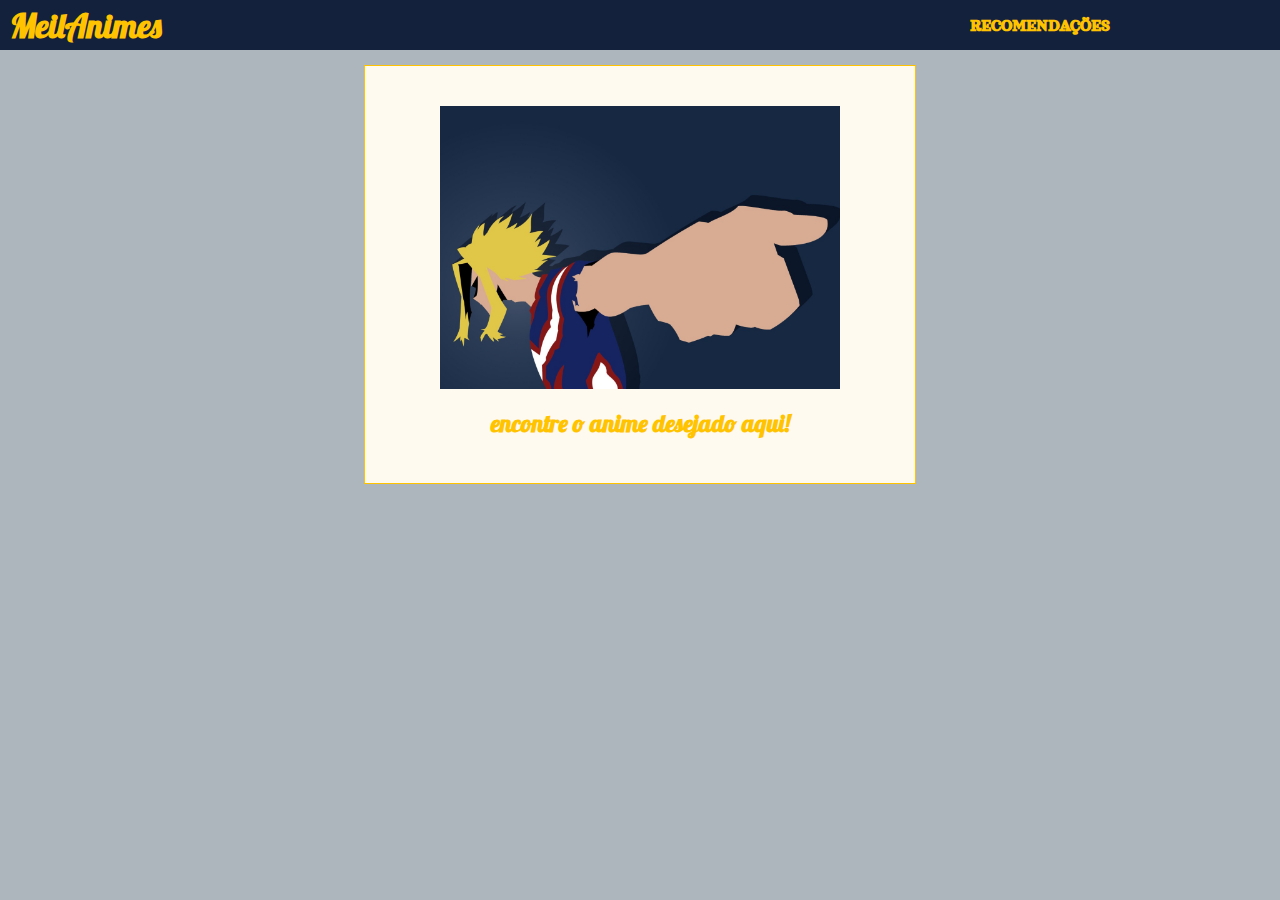
<file: index.html>
<html lang="en">
<head>
  <meta charset="UTF-8">
  <meta name="viewport" content="width=device-width, initial-scale=1">
<title>MeilAnimes</title>
  <link rel="stylesheet" href="css/style.css">
</head>
<body>

<div>
  <header class= header>
    <h1>
      <a href="index.html">MeilAnimes</a>
    </h1>
   <nav>
    <h2>
      <ul>
         <li><a href="recomendações.html">RECOMENDAÇÕES</a></li>
      </ul>
    </h2>
   </nav>
  </header>
 </div>

 <main>
 <section class= information>
     <img src="img/all might.jpg " alt="ALL Might" width="400px"/>
      <h2>
     <a href="animes.html">encontre o anime desejado aqui!</a>
   </h2>
 </section>
 </main>
 

</body>
</html>
</file>
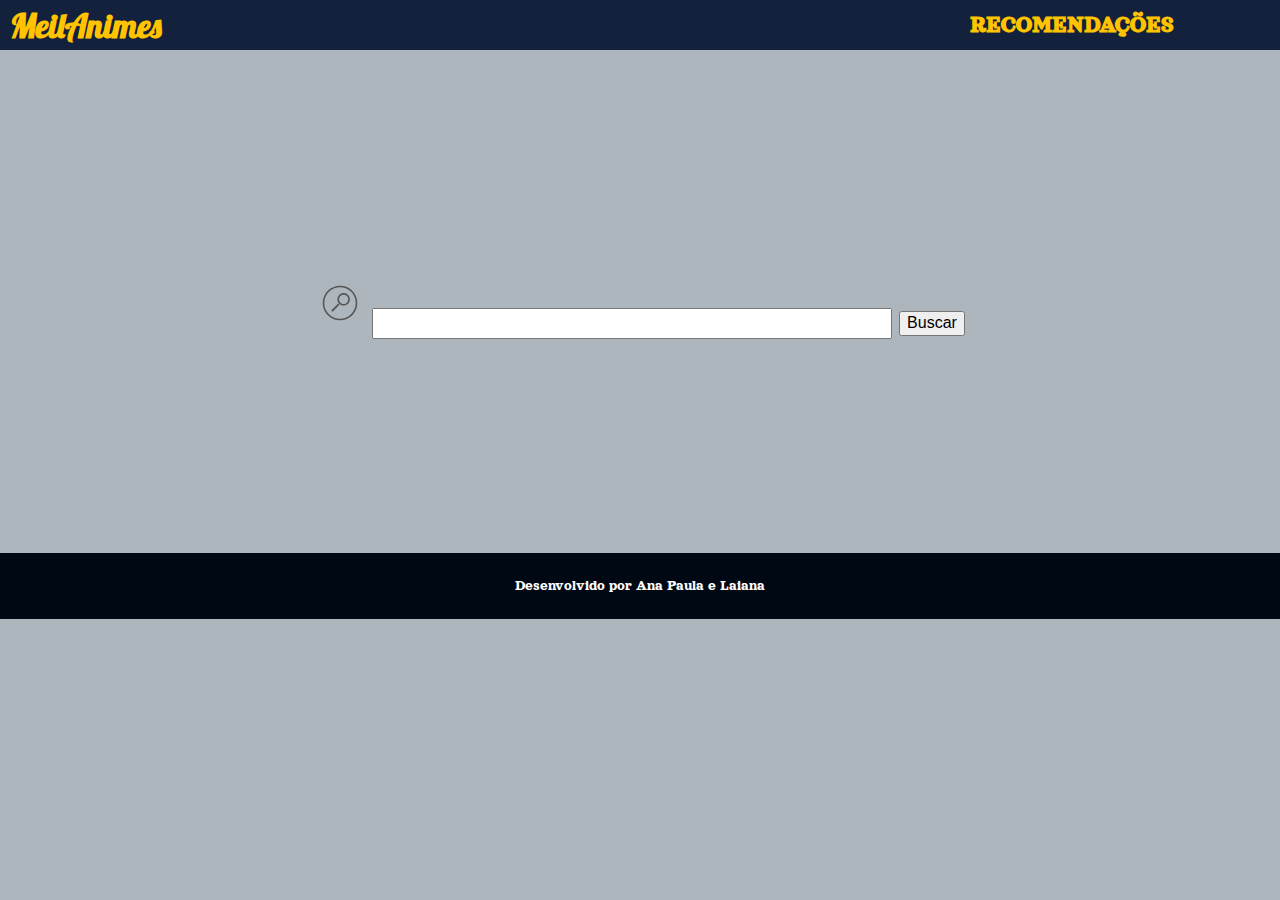
<file: animes.html>
<!DOCTYPE html>
<html>

<head>
  <meta charset="UTF-8">
  <meta name="viewport" content="width=device-width, initial-scale=1">
  <title>MeilAnimes</title>
  <link rel="stylesheet" href="css/style.css">
</head>

<body>

  <div>
    <header class=header>
      <h1>
        <a href="index.html">MeilAnimes</a>
      </h1>
      <nav>
        <h2>
          <ul>
            <li><a href="recomendações.html">RECOMENDAÇÕES</a></li>
          </ul>
        </h2>
      </nav>

  </div>


  <main>
    <form id="form">
      <label> <img src="img/lupa.svg" alt="pesquisa" width="50px" /></label>
      <input id="input" type="text">
      <button type="submit">Buscar</button>
    </form>


  </main>

  <section id="resultado">

    

  </section>


  <footer>
    <p>Desenvolvido por Ana Paula e Laiana</p>
  </footer>

  <script src="js/buscas.js"></script>


</body>

</html>
</file>
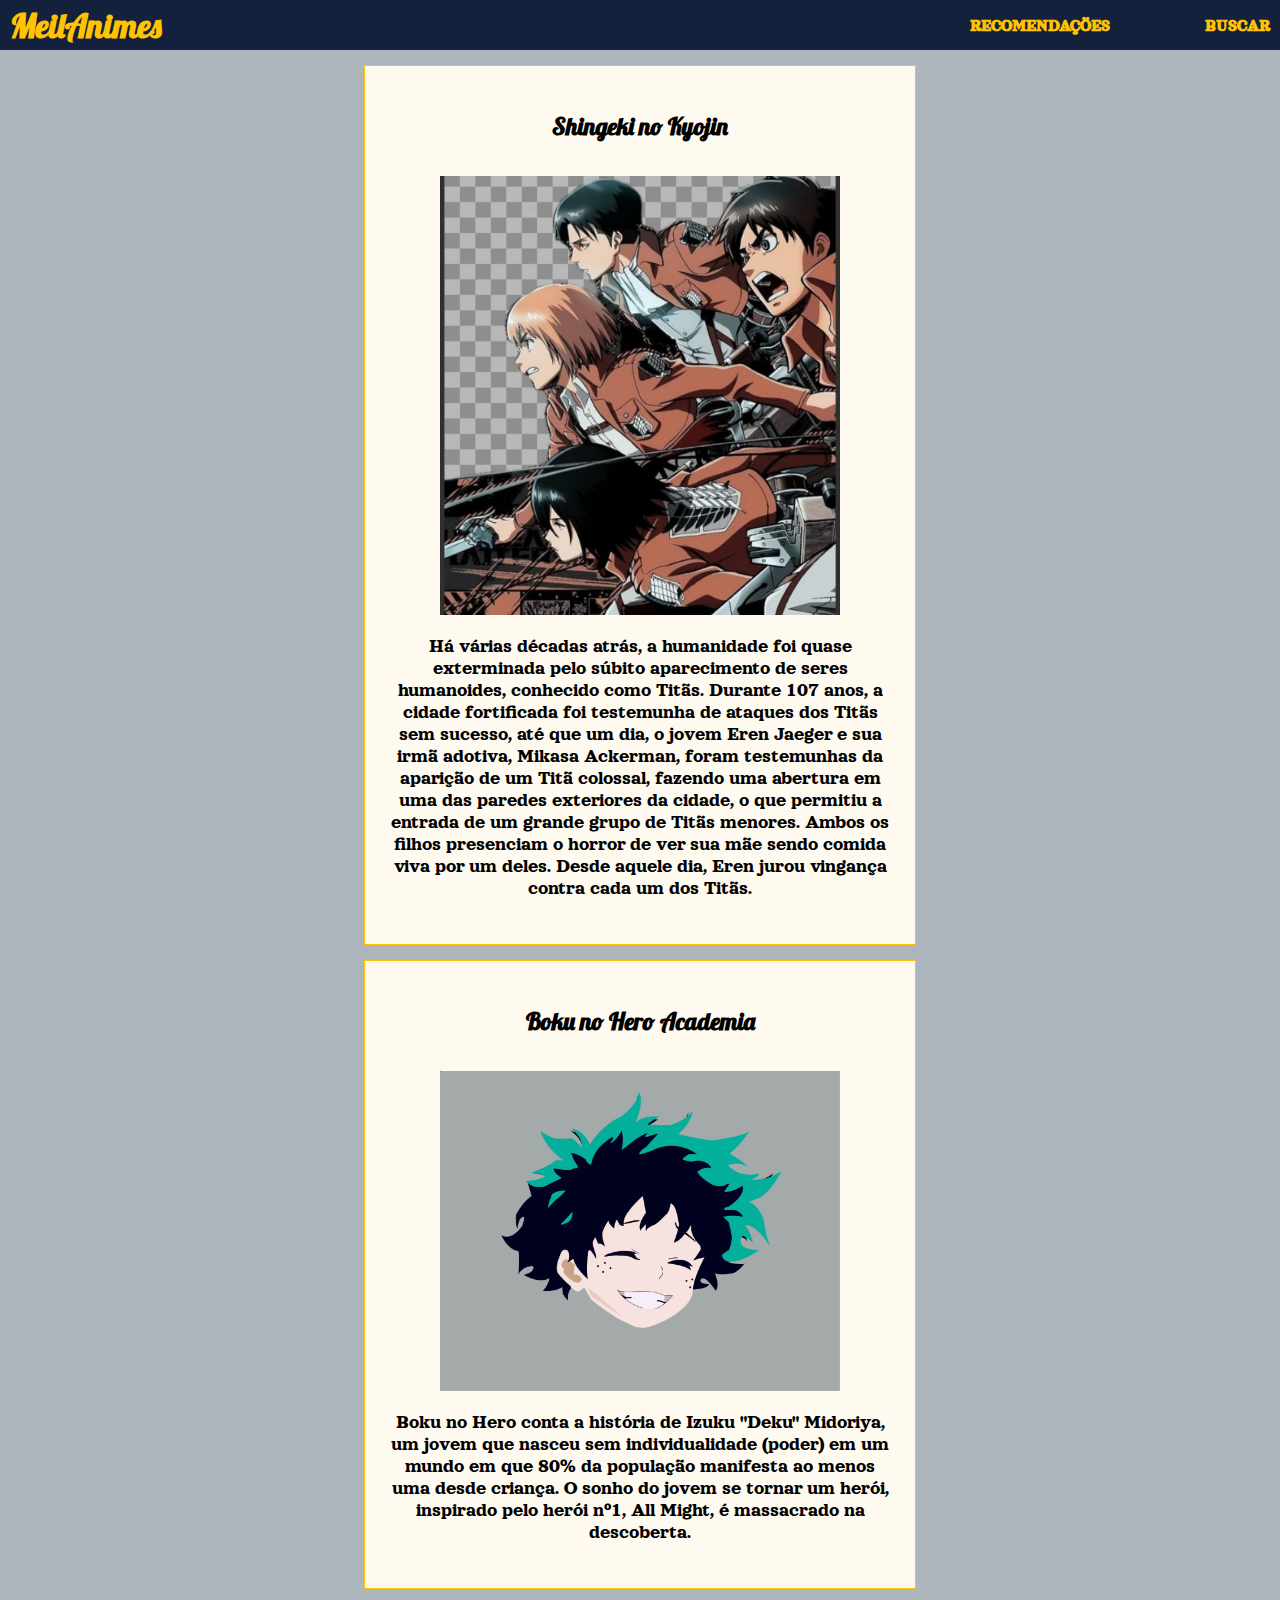
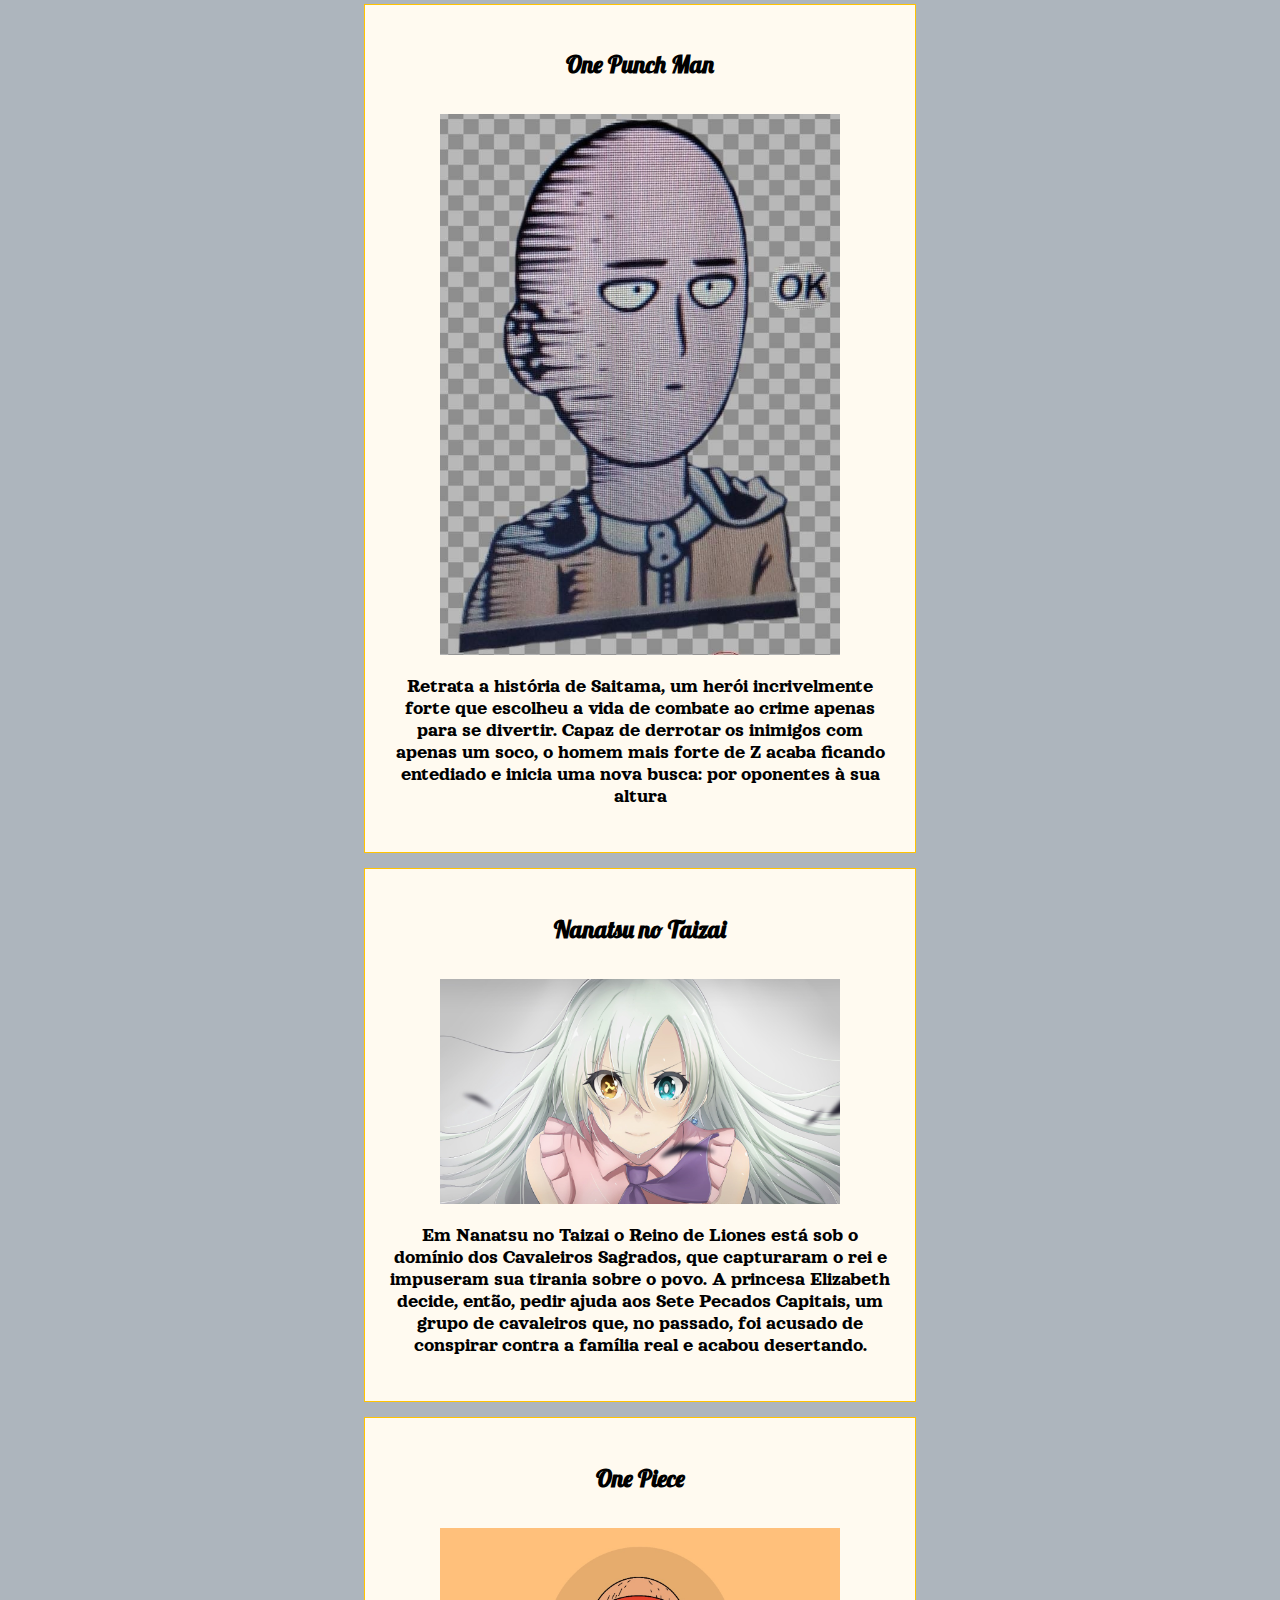
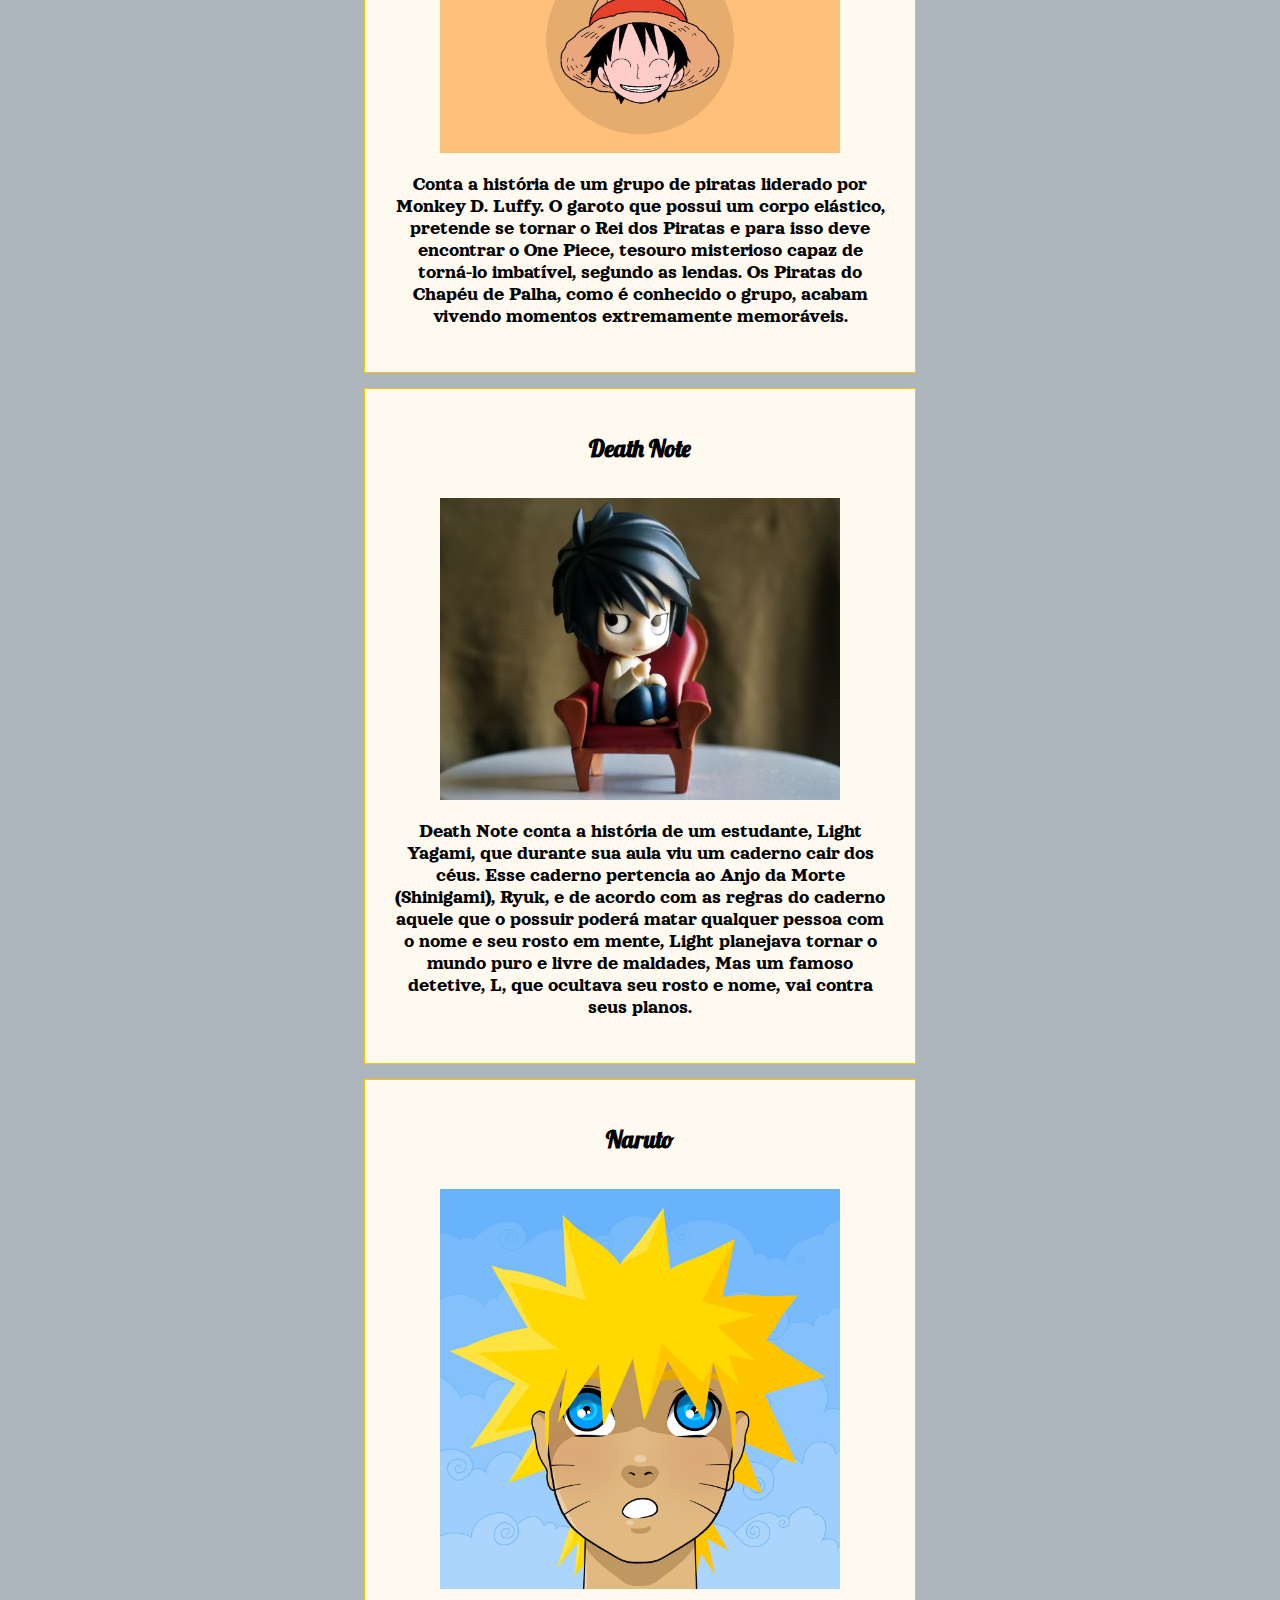
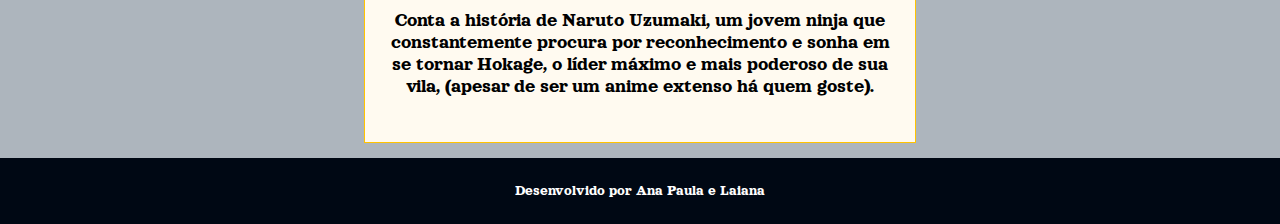
<file: recomendações.html>
<html>
<head>
    <meta charset="UTF-8">
    <meta name="viewport" content="width=device-width, initial-scale=1">
    <link rel="stylesheet" href="css/style.css" type="text/css" media="all" />
    <title>MeilAnimes</title>
</head>
<body>
  
  <header class= header>
    <h1>
      <a href="index.html">MeilAnimes</a>
    </h1>
   <nav>
    <h2>
      <ul>
         <li><a href="recomendações.html">RECOMENDAÇÕES</a></li> <li><a href="animes.html">BUSCAR</a></li>
      </ul>
    </h2>
   </nav>
  </header>
  
<main>
<section class= information>
    <h2>Shingeki no Kyojin</h2></h2>
   <img src="img/shingeki.jpg" alt="shingeki" width="400px"/>
    
      <p>Há várias décadas atrás, a humanidade foi quase exterminada pelo súbito aparecimento de seres humanoides, conhecido como Titãs. Durante 107 anos, a cidade fortificada foi testemunha de ataques dos Titãs sem sucesso, até que um dia, o jovem Eren Jaeger e sua irmã adotiva, Mikasa Ackerman, foram testemunhas da aparição de um Titã colossal, fazendo uma abertura em uma das paredes exteriores da cidade, o que permitiu a entrada de um grande grupo de Titãs menores. Ambos os filhos presenciam o horror de ver sua mãe sendo comida viva por um deles. Desde aquele dia, Eren jurou vingança contra cada um dos Titãs.</p>
 </section>
 
 
<section class= information>
    <h2> Boku no Hero Academia </h2>
   <img src="img/boku no hero.jpg" alt="midoriya" width="400px"/>
    
      <p>Boku no Hero conta a história de Izuku "Deku" Midoriya, um jovem que nasceu sem individualidade (poder) em um mundo em que 80% da população manifesta ao menos uma desde criança. O sonho do jovem se tornar um herói, inspirado pelo herói n°1, All Might, é massacrado na descoberta.</p>
 </section>
   
<section class= information>
    <h2>One Punch Man</h2>
   <img src="img/one punch.jpg" alt="Saitama" width="400px"/>
    
      <p>Retrata a história de Saitama, um herói incrivelmente forte que escolheu a vida de combate ao crime apenas para se divertir. Capaz de derrotar os inimigos com apenas um soco, o homem mais forte de Z acaba ficando entediado e inicia uma nova busca: por oponentes à sua altura</p>
 </section>
 
<section class= information>
    <h2>Nanatsu no Taizai</h2>
   <img src="img/nanatsu.jpg" alt="Elizabeth" width="400px"/>
    
      <p>Em Nanatsu no Taizai o Reino de Liones está sob o domínio dos Cavaleiros Sagrados, que capturaram o rei e impuseram sua tirania sobre o povo. A princesa Elizabeth decide, então, pedir ajuda aos Sete Pecados Capitais, um grupo de cavaleiros que, no passado, foi acusado de conspirar contra a família real e acabou desertando.</p>
 </section>
 
 <section class= information>
    <h2>One Piece</h2>
   <img src="img/one piece.jpg" alt="Luffy" width="400px"/>
    
      <p>Conta a história de um grupo de piratas liderado por Monkey D. Luffy. O garoto que possui um corpo elástico, pretende se tornar o Rei dos Piratas e para isso deve encontrar o One Piece, tesouro misterioso capaz de torná-lo imbatível, segundo as lendas. Os Piratas do Chapéu de Palha, como é conhecido o grupo, acabam vivendo momentos extremamente memoráveis. </p>
 </section>
 
   <section class= information>
  <h2>Death Note</h2>
  <img src="img/death note.jpg" alt="L" width="400px">
  
  <p>Death Note conta a história de um estudante, Light Yagami, que durante sua aula viu um caderno cair dos céus. Esse caderno pertencia ao Anjo da Morte (Shinigami), Ryuk, e de acordo com as regras do caderno aquele que o possuir poderá matar qualquer pessoa com o nome e seu rosto em mente, Light planejava tornar o mundo puro e livre de maldades, Mas um famoso detetive, L, que ocultava seu rosto e nome, vai contra seus planos.</p>
</section>

   
<section class= information>
    <h2>Naruto</h2>
   <img src="img/Naruto.jpg" alt="Naruto" width="400px"/>
    
      <p>Conta a história de Naruto Uzumaki, um jovem ninja que constantemente procura por reconhecimento e sonha em se tornar Hokage, o líder máximo e mais poderoso de sua vila, (apesar de ser um anime extenso há quem goste).</p>
 </section>
</main>

<footer>
  <p>Desenvolvido por Ana Paula e Laiana</p>
</footer>



</body>
</html>
</file>
<file: css/style.css>
@import url('https://fonts.googleapis.com/css2?family=Lobster&display=swap');
@import url('https://fonts.googleapis.com/css2?family=Orelega+One&display=swap');

body {
    font-size: 15pt;
    background-color: rgb(173,181,189);
    font-family: Orelega One;
    margin: 0;
}


a{
  text-decoration: none;
  color:#FFC300;
}
a:hover{
  color: rgb(90, 123, 156);
}


.header{
  font-family: Lobster;
  height: 50px;
  background-color: #14213d;
  display: flex;
  flex-direction: row;
  position: -webkit-sticky;
  position: sticky;
  top: 0px;
}

header nav h2{
  font-size: 17;
}

.header {
justify-content: space-between;
align-items: center;
padding-left: 10px;
padding-right: 10px;
}

.header nav ul {
display: flex;
width: 300px;
justify-content: space-between;
}

.header nav ul li  {
 list-style-type: none; 
}

main {
 font-size: 20pt;
 text-align: center;
}

form {
  font-size: 20pt;
  text-align: center;
  padding: 8.0em;
} 

input {
height: 25px;
width: 60%;
}

button {
height: 25px;
font-size: 12pt;
}

section.information{
  text-align: center;
  font-family: Orelega one;
  background-color: floralwhite;
  max-width: 500px;
  padding: 25px;
  border: 1.3px solid #FFC300;
  margin: 15 auto;
}

section h2 {
  font-family: Lobster;
}


img {
 max-width: 400px;
 margin-top: 15px;
 align-items: center;
}

ul{
  text-align: left;
}

h1{
  font-size: 25pt;
}

h2{
  font-size: 18pt;
  font-family: orelega one;
}



.information{
  font-size: 15pt;
  text-align: center;
  background-color: floralwhite;
  max-width: 500px;
  padding: 25px;
  border: 1.3px solid #ffc300;
  margin: 15 auto;
}

footer{
  background-color: rgb(0,8,20);
  color: white;
  padding: 10px;
  text-align: center;
  font-size: 15px;

}


div#conteudo {
  padding:30px;
  text-align: justify;
  position: relative;
  top: -30vh;
}
</file>
